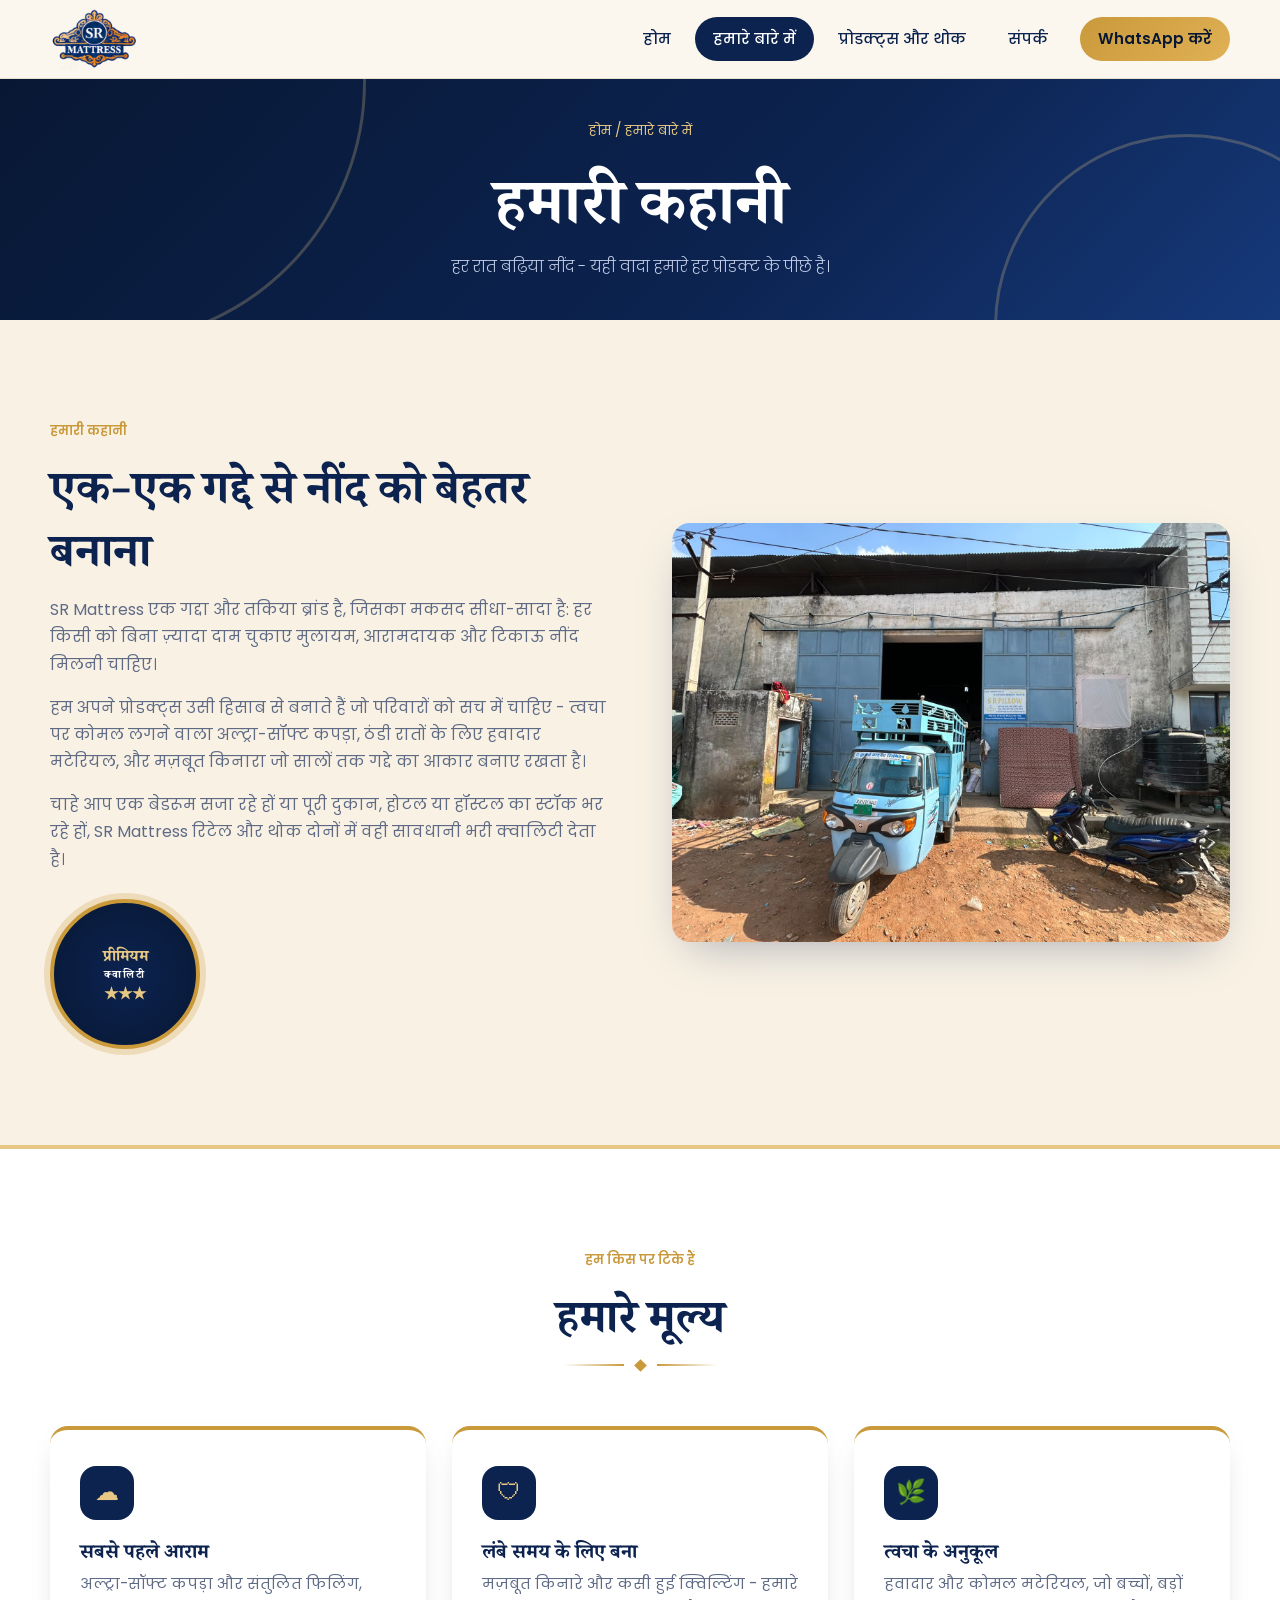
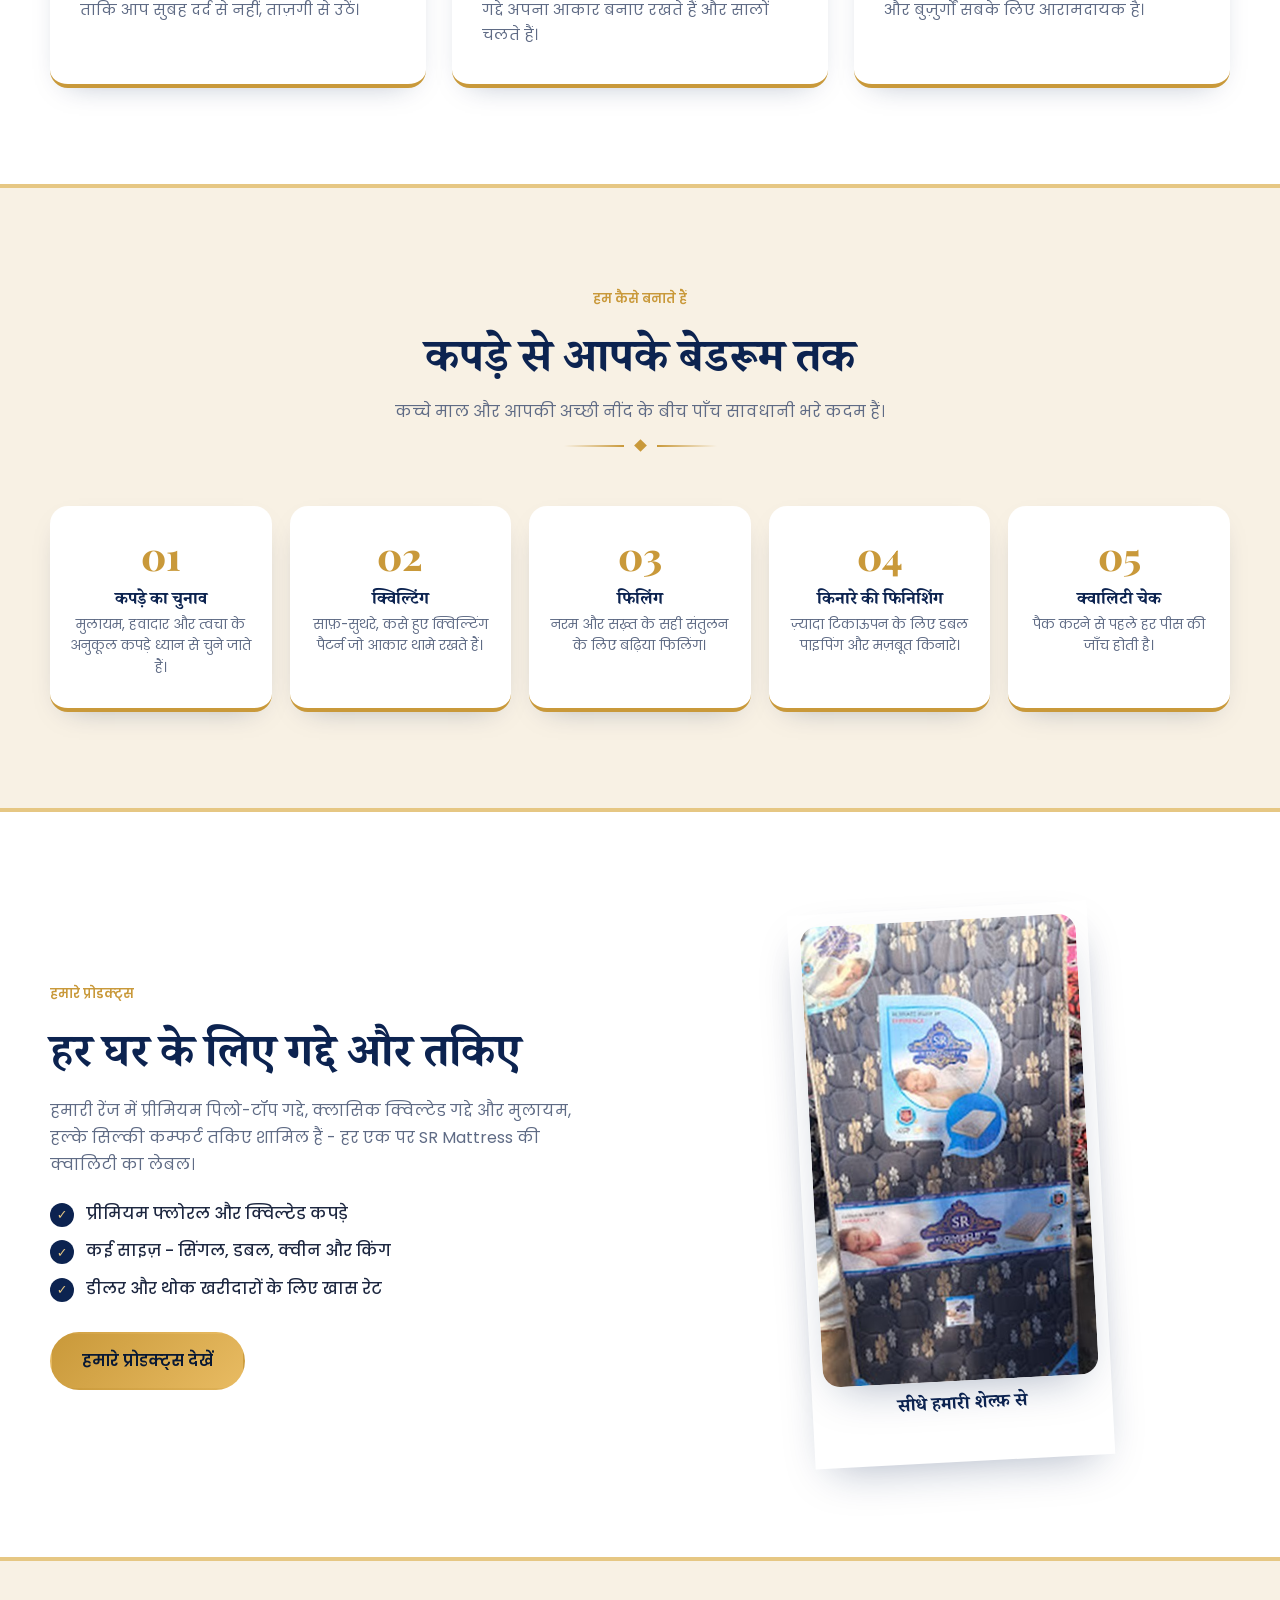
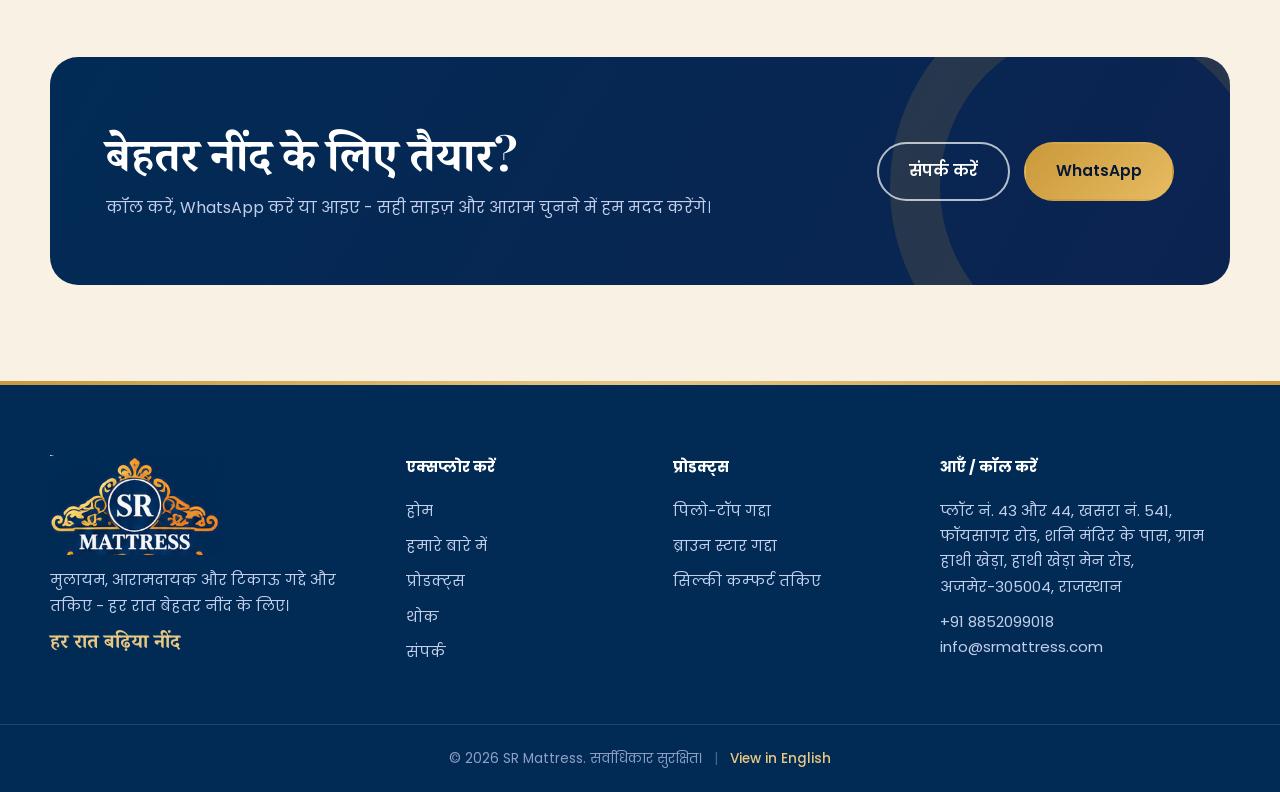
<file: about-hi.html>
<!DOCTYPE html>
<html lang="hi">
<head>
    <meta charset="UTF-8">
    <meta name="viewport" content="width=device-width, initial-scale=1.0">
    <title>SR Mattress के बारे में | अजमेर के गद्दा निर्माता</title>
    <meta name="description" content="जानिए SR Mattress अजमेर में मुलायम, टिकाऊ गद्दे और तकिए कैसे बनाता है।">
    <link rel="alternate" hreflang="en" href="about.html">
    <link rel="alternate" hreflang="hi" href="about-hi.html">
    <link rel="alternate" hreflang="x-default" href="about.html">
    <link rel="icon" href="assets/img/logo-light.png">
    <link rel="stylesheet" href="style.css">
    <link rel="stylesheet" href="style-hi.css">
</head>
<body>
    <header class="site-header">
        <div class="wrap nav">
            <a aria-label="SR Mattress होम" class="brand" href="index-hi.html">
                <img alt="SR Mattress" src="assets/img/logo-light.png">
            </a>
            <input aria-label="मेनू खोलें/बंद करें" id="nav-toggle" type="checkbox">
            <label class="burger" for="nav-toggle">
                <span></span>
                <span></span>
                <span></span>
            </label>
            <nav class="menu">
                <a href="index-hi.html">होम</a>
                <a class="active" href="about-hi.html">हमारे बारे में</a>
                <a href="products-hi.html">प्रोडक्ट्स और थोक</a>
                <a href="contact-hi.html">संपर्क</a>
                <a class="cta" href="https://wa.me/918852099018?text=%E0%A4%A8%E0%A4%AE%E0%A4%B8%E0%A5%8D%E0%A4%A4%E0%A5%87%20SR%20Mattress" rel="noopener" target="_blank">WhatsApp करें</a>
            </nav>
        </div>
    </header>
    <section class="page-hero">
        <div class="wrap">
            <div class="crumbs"><a href="index-hi.html">होम</a> / हमारे बारे में</div>
            <h1>हमारी कहानी</h1>
            <p>हर रात बढ़िया नींद - यही वादा हमारे हर प्रोडक्ट के पीछे है।</p>
        </div>
    </section>
    <section class="section c1">
        <div class="wrap split">
            <div class="reveal">
                <span class="golden">हमारी कहानी</span>
                <h2>एक-एक गद्दे से नींद को बेहतर बनाना</h2>
                <p>SR Mattress एक गद्दा और तकिया ब्रांड है, जिसका मकसद सीधा-सादा है: हर किसी को बिना ज़्यादा दाम चुकाए मुलायम, आरामदायक और टिकाऊ नींद मिलनी चाहिए।</p>
                <p>हम अपने प्रोडक्ट्स उसी हिसाब से बनाते हैं जो परिवारों को सच में चाहिए - त्वचा पर कोमल लगने वाला अल्ट्रा-सॉफ्ट कपड़ा, ठंडी रातों के लिए हवादार मटेरियल, और मज़बूत किनारा जो सालों तक गद्दे का आकार बनाए रखता है।</p>
                <p>चाहे आप एक बेडरूम सजा रहे हों या पूरी दुकान, होटल या हॉस्टल का स्टॉक भर रहे हों, SR Mattress रिटेल और थोक दोनों में वही सावधानी भरी क्वालिटी देता है।</p>
                <div class="seal">
                    <div>प्रीमियम<span>क्वालिटी</span>&starf;&starf;&starf;</div>
                </div>
            </div>
            <div class="split-img reveal">
                <img alt="SR Mattress फैक्ट्री" src="assets/img/IMG-20261025-WA0032.jpg">
            </div>
        </div>
    </section>
    <section class="section c1" style="background:var(--paper)">
        <div class="wrap">
            <div class="section-head">
                <span class="golden">हम किस पर टिके हैं</span>
                <h2>हमारे मूल्य</h2>
                <div class="divider"><i></i></div>
            </div>
            <div class="values">
                <div class="value reveal">
                    <div class="ic">☁</div>
                    <h3>सबसे पहले आराम</h3>
                    <p>अल्ट्रा-सॉफ्ट कपड़ा और संतुलित फिलिंग, ताकि आप सुबह दर्द से नहीं, ताज़गी से उठें।</p>
                </div>
                <div class="value reveal">
                    <div class="ic">🛡</div>
                    <h3>लंबे समय के लिए बना</h3>
                    <p>मज़बूत किनारे और कसी हुई क्विल्टिंग - हमारे गद्दे अपना आकार बनाए रखते हैं और सालों चलते हैं।</p>
                </div>
                <div class="value reveal">
                    <div class="ic">🌿</div>
                    <h3>त्वचा के अनुकूल</h3>
                    <p>हवादार और कोमल मटेरियल, जो बच्चों, बड़ों और बुज़ुर्गों सबके लिए आरामदायक है।</p>
                </div>
            </div>
        </div>
    </section>
    <section class="section c1">
        <div class="wrap">
            <div class="section-head">
                <span class="golden">हम कैसे बनाते हैं</span>
                <h2>कपड़े से आपके बेडरूम तक</h2>
                <p>कच्चे माल और आपकी अच्छी नींद के बीच पाँच सावधानी भरे कदम हैं।</p>
                <div class="divider"><i></i></div>
            </div>
            <div class="steps">
                <div class="step reveal">
                    <h3>कपड़े का चुनाव</h3>
                    <p>मुलायम, हवादार और त्वचा के अनुकूल कपड़े ध्यान से चुने जाते हैं।</p>
                </div>
                <div class="step reveal">
                    <h3>क्विल्टिंग</h3>
                    <p>साफ़-सुथरे, कसे हुए क्विल्टिंग पैटर्न जो आकार थामे रखते हैं।</p>
                </div>
                <div class="step reveal">
                    <h3>फिलिंग</h3>
                    <p>नरम और सख़्त के सही संतुलन के लिए बढ़िया फिलिंग।</p>
                </div>
                <div class="step reveal">
                    <h3>किनारे की फिनिशिंग</h3>
                    <p>ज़्यादा टिकाऊपन के लिए डबल पाइपिंग और मज़बूत किनारे।</p>
                </div>
                <div class="step reveal">
                    <h3>क्वालिटी चेक</h3>
                    <p>पैक करने से पहले हर पीस की जाँच होती है।</p>
                </div>
            </div>
        </div>
    </section>
    <section class="section c1" style="background:var(--paper)">
        <div class="wrap split rev">
            <div class="split-img">
                <figure class="photo-frame">
                    <img alt="दुकान पर SR Mattress के प्रोडक्ट्स" src="assets/img/shop-photo.jpg">
                    <figcaption>सीधे हमारी शेल्फ़ से</figcaption>
                </figure>
            </div>
            <div class="reveal">
                <span class="golden">हमारे प्रोडक्ट्स</span>
                <h2>हर घर के लिए गद्दे और तकिए</h2>
                <p>हमारी रेंज में प्रीमियम पिलो-टॉप गद्दे, क्लासिक क्विल्टेड गद्दे और मुलायम, हल्के सिल्की कम्फर्ट तकिए शामिल हैं - हर एक पर SR Mattress की क्वालिटी का लेबल।</p>
                <ul class="checks">
                    <li>प्रीमियम फ्लोरल और क्विल्टेड कपड़े</li>
                    <li>कई साइज़ - सिंगल, डबल, क्वीन और किंग</li>
                    <li>डीलर और थोक खरीदारों के लिए खास रेट</li>
                </ul>
                <a class="btn btn-gold" href="products-hi.html">हमारे प्रोडक्ट्स देखें</a>
            </div>
        </div>
    </section>
    <section class="section" style="padding-bottom:0">
        <div class="wrap">
            <div class="cta-band reveal">
                <div>
                    <h2>बेहतर नींद के लिए तैयार?</h2>
                    <p>कॉल करें, WhatsApp करें या आइए - सही साइज़ और आराम चुनने में हम मदद करेंगे।</p>
                </div>
                <div class="actions">
                    <a class="btn btn-ghost" href="contact-hi.html">संपर्क करें</a>
                    <a class="btn btn-gold" href="https://wa.me/918852099018" rel="noopener" target="_blank">WhatsApp</a>
                </div>
            </div>
        </div>
    </section>
    <footer class="site-footer">
        <div class="wrap foot">
            <div>
                <img alt="SR Mattress" src="assets/img/logo-dark.png">
                <p>मुलायम, आरामदायक और टिकाऊ गद्दे और तकिए - हर रात बेहतर नींद के लिए।</p>
                <div class="script-line">हर रात बढ़िया नींद</div>
            </div>
            <div>
                <h4>एक्सप्लोर करें</h4>
                <ul>
                    <li><a href="index-hi.html">होम</a></li>
                    <li><a href="about-hi.html">हमारे बारे में</a></li>
                    <li><a href="products-hi.html">प्रोडक्ट्स</a></li>
                    <li><a href="products-hi.html#wholesale">थोक</a></li>
                    <li><a href="contact-hi.html">संपर्क</a></li>
                </ul>
            </div>
            <div>
                <h4>प्रोडक्ट्स</h4>
                <ul>
                    <li><a href="products-hi.html">पिलो-टॉप गद्दा</a></li>
                    <li><a href="products-hi.html">ब्राउन स्टार गद्दा</a></li>
                    <li><a href="products-hi.html">सिल्की कम्फर्ट तकिए</a></li>
                </ul>
            </div>
            <div>
                <h4>आएँ / कॉल करें</h4>
                <p>प्लॉट नं. 43 और 44, खसरा नं. 541, फॉयसागर रोड, शनि मंदिर के पास, ग्राम हाथी खेड़ा, हाथी खेड़ा मेन रोड, अजमेर-305004, राजस्थान</p>
                <p style="margin-top:10px"><a href="tel:+918852099018">+91 8852099018</a><br>
                    <a href="mailto:info@srmattress.com">info@srmattress.com</a>
                </p>
            </div>
        </div>
        <div class="copy">© 2026 SR Mattress. सर्वाधिकार सुरक्षित। <span class="lang-sep">|</span> <a class="foot-lang" href="about.html" hreflang="en" lang="en">View in English</a></div>
    </footer>
</body>
</html>
</file>
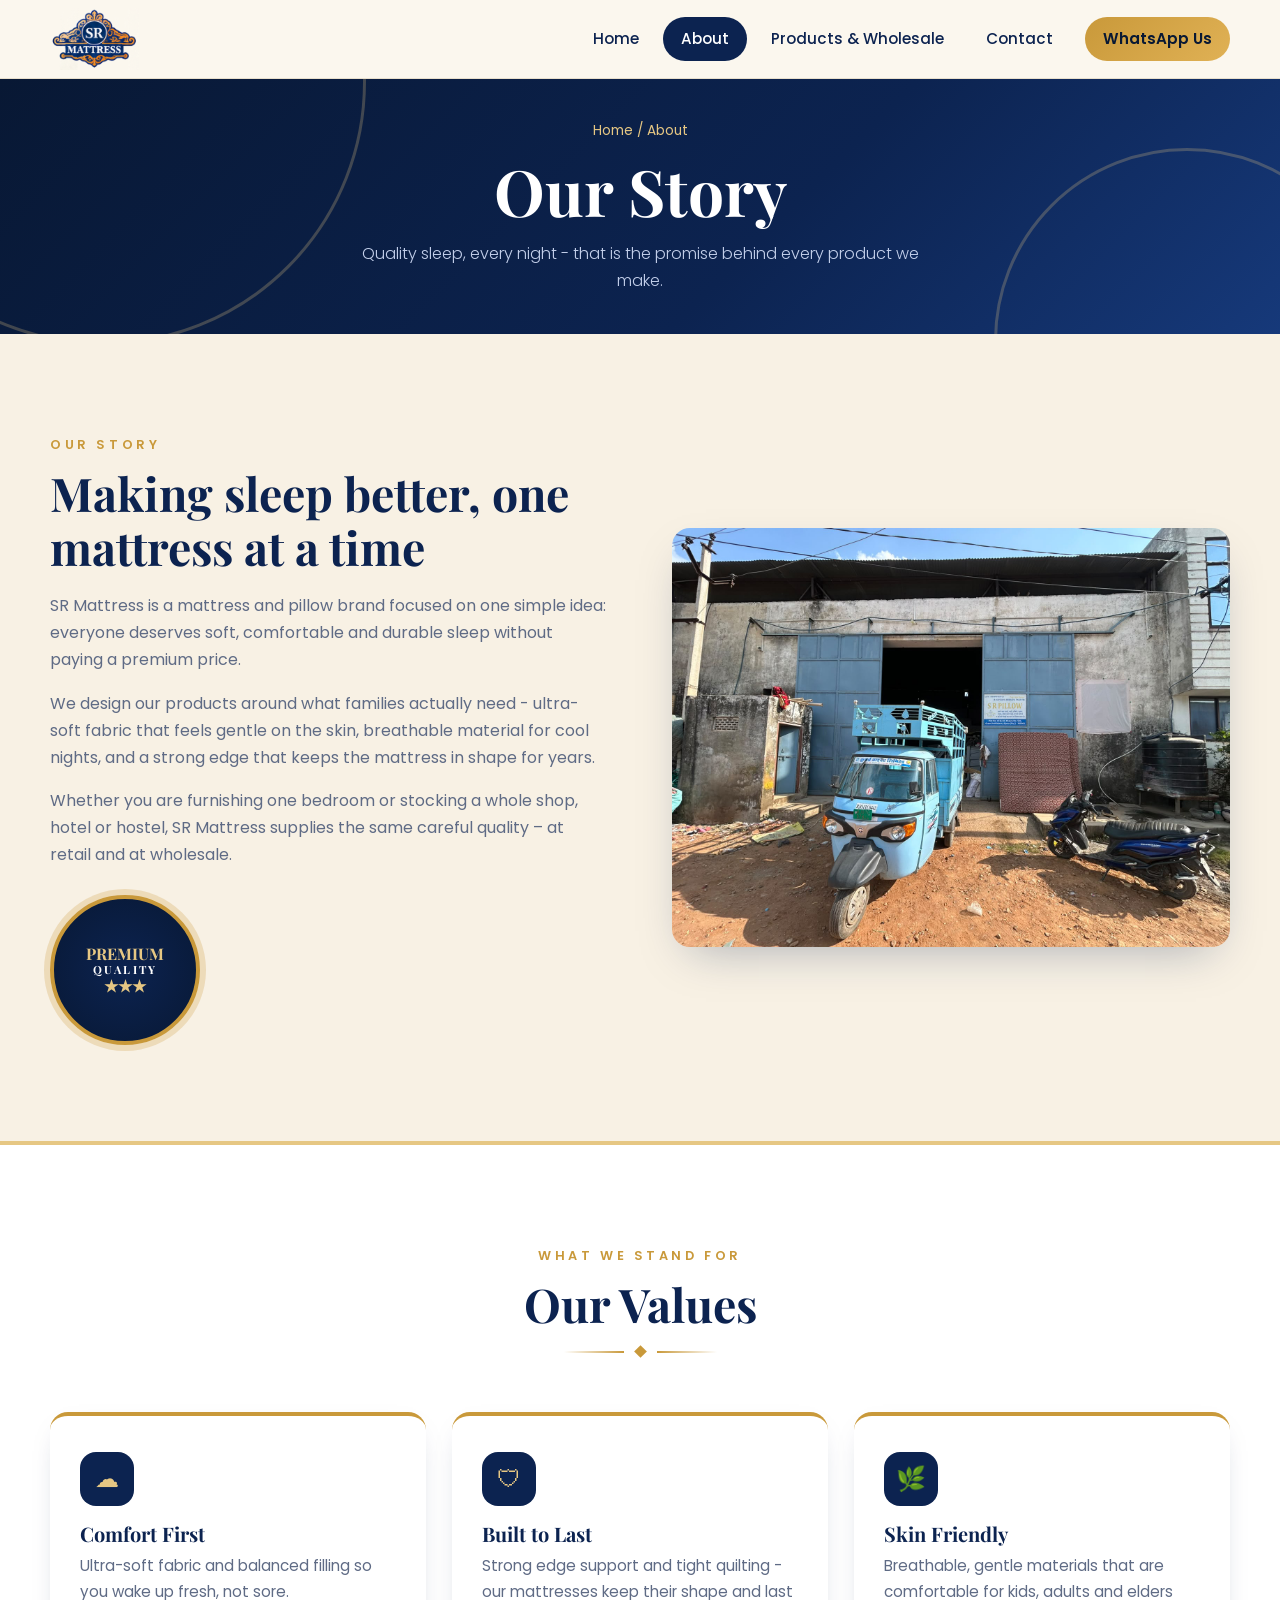
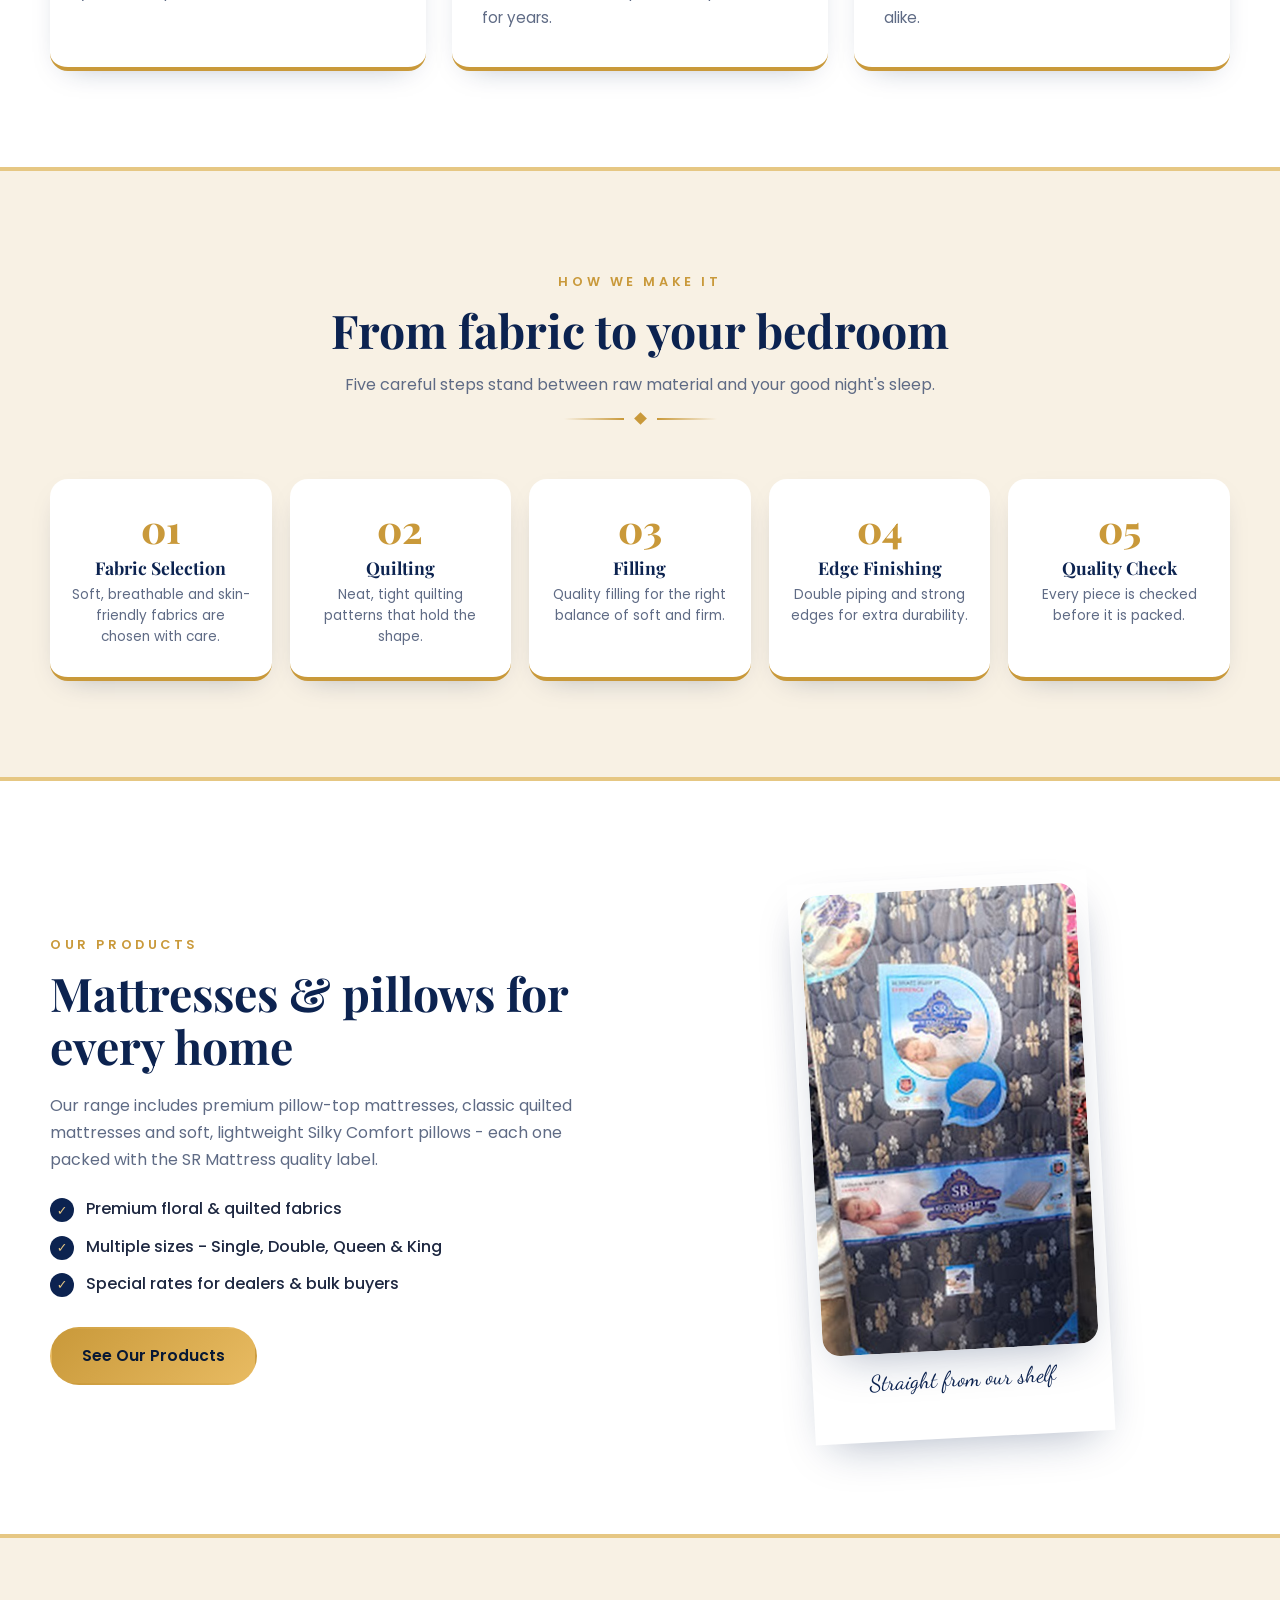
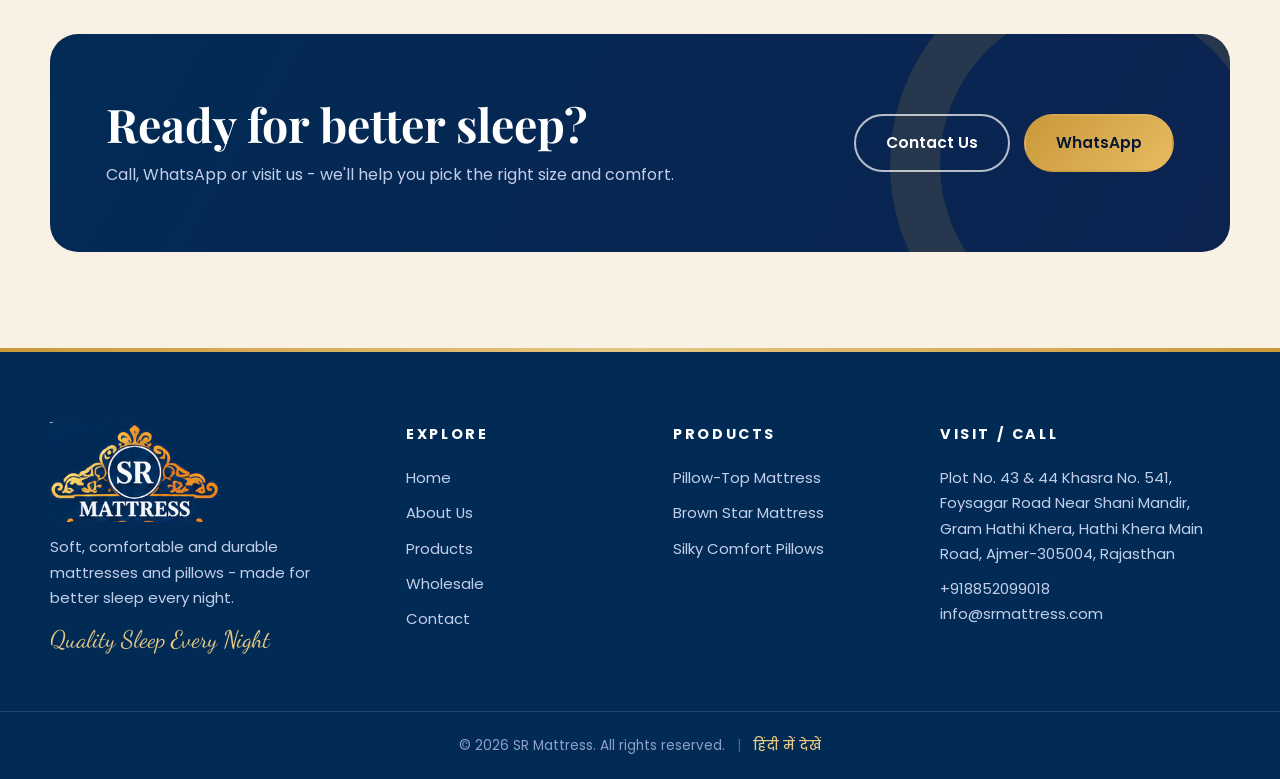
<file: about.html>
<!DOCTYPE html>
<html lang="en">
<head>
    <meta charset="UTF-8">
    <meta name="viewport" content="width=device-width, initial-scale=1.0">
    <title>About SR Mattress | Mattress Makers in Ajmer</title>
    <meta name="description" content="Learn how SR Mattress makes soft, durable mattresses and pillows in Ajmer.">
    <link rel="alternate" hreflang="en" href="about.html">
    <link rel="alternate" hreflang="hi" href="about-hi.html">
    <link rel="alternate" hreflang="x-default" href="about.html">
    <link rel="icon" href="assets/img/logo-light.png">
    <link rel="stylesheet" href="style.css">
</head>
<body>
    <header class="site-header">
        <div class="wrap nav">
            <a aria-label="SR Mattress home" class="brand" href="index.html">
                <img alt="SR Mattress" src="assets/img/logo-light.png">
            </a>
            <input aria-label="Toggle menu" id="nav-toggle" type="checkbox">
            <label class="burger" for="nav-toggle">
                <span></span>
                <span></span>
                <span></span>
            </label>
            <nav class="menu">
                <a href="index.html">Home</a>
                <a class="active" href="about.html">About</a>
                <a href="products.html">Products & Wholesale</a>
                <a href="contact.html">Contact</a>
                <a class="cta" href="https://wa.me/918852099018?text=Hello%20SR%20Mattress" rel="noopener" target="_blank">WhatsApp Us</a>
            </nav>
        </div>
    </header>
    <section class="page-hero">
        <div class="wrap">
            <div class="crumbs"><a href="index.html">Home</a> / About</div>
            <h1>Our Story</h1>
            <p>Quality sleep, every night - that is the promise behind every product we make.</p>
        </div>
    </section>
    <section class="section c1">
        <div class="wrap split">
            <div class="reveal">
                <span class="golden">Our Story</span>
                <h2>Making sleep better, one mattress at a time</h2>
                <p>SR Mattress is a mattress and pillow brand focused on one simple idea: everyone deserves soft, comfortable and durable sleep without paying a premium price.</p>
                <p>We design our products around what families actually need - ultra-soft fabric that feels gentle on the skin, breathable material for cool nights, and a strong edge that keeps the mattress in shape for years.</p>
                <p>Whether you are furnishing one bedroom or stocking a whole shop, hotel or hostel, SR Mattress supplies the same careful quality &ndash; at retail and at wholesale.</p>
                <div class="seal">
                    <div>PREMIUM<span>QUALITY</span>&starf;&starf;&starf;</div>
                </div>
            </div>
            <div class="split-img reveal">
                <img alt="SR Mattress Factory" src="assets/img/IMG-20261025-WA0032.jpg">
            </div>
        </div>
    </section>
    <section class="section c1" style="background:var(--paper)">
        <div class="wrap">
            <div class="section-head">
                <span class="golden">What We Stand For</span>
                <h2>Our Values</h2>
                <div class="divider"><i></i></div>
            </div>
            <div class="values">
                <div class="value reveal">
                    <div class="ic">☁</div>
                    <h3>Comfort First</h3>
                    <p>Ultra-soft fabric and balanced filling so you wake up fresh, not sore.</p>
                </div>
                <div class="value reveal">
                    <div class="ic">🛡</div>
                    <h3>Built to Last</h3>
                    <p>Strong edge support and tight quilting - our mattresses keep their shape and last for years.</p>
                </div>
                <div class="value reveal">
                    <div class="ic">🌿</div>
                    <h3>Skin Friendly</h3>
                    <p>Breathable, gentle materials that are comfortable for kids, adults and elders alike.</p>
                </div>
            </div>
        </div>
    </section>
    <section class="section c1">
        <div class="wrap">
            <div class="section-head">
                <span class="golden">How We Make It</span>
                <h2>From fabric to your bedroom</h2>
                <p>Five careful steps stand between raw material and your good night's sleep.</p>
                <div class="divider"><i></i></div>
            </div>
            <div class="steps">
                <div class="step reveal">
                    <h3>Fabric Selection</h3>
                    <p>Soft, breathable and skin-friendly fabrics are chosen with care.</p>
                </div>
                <div class="step reveal">
                    <h3>Quilting</h3>
                    <p>Neat, tight quilting patterns that hold the shape.</p>
                </div>
                <div class="step reveal">
                    <h3>Filling</h3>
                    <p>Quality filling for the right balance of soft and firm.</p>
                </div>
                <div class="step reveal">
                    <h3>Edge Finishing</h3>
                    <p>Double piping and strong edges for extra durability.</p>
                </div>
                <div class="step reveal">
                    <h3>Quality Check</h3>
                    <p>Every piece is checked before it is packed.</p>
                </div>
            </div>
        </div>
    </section>
    <section class="section c1" style="background:var(--paper)">
        <div class="wrap split rev">
            <div class="split-img">
                <figure class="photo-frame">
                    <img alt="SR Mattress products at the shop" src="assets/img/shop-photo.jpg">
                    <figcaption>Straight from our shelf</figcaption>
                </figure>
            </div>
            <div class="reveal">
                <span class="golden">Our Products</span>
                <h2>Mattresses & pillows for every home</h2>
                <p>Our range includes premium pillow-top mattresses, classic quilted mattresses and soft, lightweight Silky Comfort pillows - each one packed with the SR Mattress quality label.</p>
                <ul class="checks">
                    <li>Premium floral & quilted fabrics</li>
                    <li>Multiple sizes - Single, Double, Queen & King</li>
                    <li>Special rates for dealers & bulk buyers</li>
                </ul>
                <a class="btn btn-gold" href="products.html">See Our Products</a>
            </div>
        </div>
    </section>
    <section class="section" style="padding-bottom:0">
        <div class="wrap">
            <div class="cta-band reveal">
                <div>
                    <h2>Ready for better sleep?</h2>
                    <p>Call, WhatsApp or visit us - we'll help you pick the right size and comfort.</p>
                </div>
                <div class="actions">
                    <a class="btn btn-ghost" href="contact.html">Contact Us</a>
                    <a class="btn btn-gold" href="https://wa.me/918852099018" rel="noopener" target="_blank">WhatsApp</a>
                </div>
            </div>
        </div>
    </section>
    <footer class="site-footer">
        <div class="wrap foot">
            <div>
                <img alt="SR Mattress" src="assets/img/logo-dark.png">
                <p>Soft, comfortable and durable mattresses and pillows - made for better sleep every night.</p>
                <div class="script-line">Quality Sleep Every Night</div>
            </div>
            <div>
                <h4>Explore</h4>
                <ul>
                    <li><a href="index.html">Home</a></li>
                    <li><a href="about.html">About Us</a></li>
                    <li><a href="products.html">Products</a></li>
                    <li><a href="products.html#wholesale">Wholesale</a></li>
                    <li><a href="contact.html">Contact</a></li>
                </ul>
            </div>
            <div>
                <h4>Products</h4>
                <ul>
                    <li><a href="products.html">Pillow-Top Mattress</a></li>
                    <li><a href="products.html">Brown Star Mattress</a></li>
                    <li><a href="products.html">Silky Comfort Pillows</a></li>
                </ul>
            </div>
            <div>
                <h4>Visit / Call</h4>
                <p>Plot No. 43 & 44 Khasra No. 541, Foysagar Road Near Shani Mandir, Gram Hathi Khera, Hathi Khera Main Road, Ajmer-305004, Rajasthan</p>
                <p style="margin-top:10px"><a href="tel:+918852099018">+918852099018</a><br>
                    <a href="mailto:info@srmattress.com">info@srmattress.com</a>
                </p>
            </div>
        </div>
        <div class="copy">© 2026 SR Mattress. All rights reserved. <span class="lang-sep">|</span> <a class="foot-lang" href="about-hi.html" hreflang="hi" lang="hi">हिंदी में देखें</a></div>
    </footer>
</body>
</html>
</file>
<file: style.css>
@import url('https://fonts.googleapis.com/css2?family=Dancing+Script:wght@700&family=Playfair+Display:wght@500;700;800&family=Poppins:wght@300;400;500;600&display=swap');
:root{
    --navy:#0c2350;
    --navy-deep:#012b55;
    --navy-ink:#081834;
    --gold:#c9993a;
    --gold-soft:#e6c783;
    --cream:#f8f1e4;
    --paper:#ffffff;
    --text:#1d2740;
    --muted:#5f6b85;
    --line:#e8dfcc;
    --radius:18px;
    --shadow:0 18px 45px -18px rgba(12,35,80,.35);
    --head:'Playfair Display',Georgia,serif;
    --script:'Dancing Script',cursive;
    --body:'Poppins',system-ui,sans-serif;
}
*{
    box-sizing:border-box;
    margin:0;
    padding:0;
}
html{
    scroll-behavior:smooth;
}
body{
    font-family:var(--body);
    color:var(--text);
    background:var(--cream);
    line-height:1.7;
}
img,video{
    max-width:100%;
    display:block;
}
a{
    color:inherit;
    text-decoration:none;
}
ul{
    list-style:none;
}
.wrap{
    width:min(1180px,100% - 40px);
    margin-inline:auto;
    /* border: 1px solid black; */
}
/* ---------------------------navigation-------------------- */
.site-header{
    position:sticky;
    top:0;
    z-index:50;
    background:rgba(251,247,239,.94);
    backdrop-filter:blur(10px);
    border-bottom:1px solid var(--line);
}
.nav{
    display:flex;
    align-items:center;
    justify-content:space-between;
    height:78px;
}
.brand img{
    height:62px;
    width:auto;
}
.menu{
    display:flex;
    align-items:center;
    gap:6px;
}
.menu a{
    padding:9px 18px;
    border-radius:99px;
    font-weight:500;
    font-size:.95rem;
    color:var(--navy);
    transition:.25s;
}
.menu a:hover{
    background:rgba(201,153,58,.15);
}
.menu a.active{
    background:var(--navy);
    color:#fff;
}
.menu a.cta{
    background:linear-gradient(135deg,var(--gold),#e0b155);
    color:var(--navy-ink);
    font-weight:600;
    margin-left:8px;
    /* box-shadow:0 8px 20px -8px var(--gold); */
}
.menu a.lang{
    border:1.5px solid var(--gold);
    padding:7px 14px;
}
.menu a.cta:hover{
    transform:translateY(-2px);
}
#nav-toggle{
    display:none;
}
.burger{
    display:none;
    cursor:pointer;
    width:44px;
    height:44px;
    border-radius:12px;
    background:var(--navy);
    align-items:center;
    justify-content:center;
    flex-direction:column;
    gap:5px;
}
.burger span{
    width:22px;
    height:2px;
    background:#fff;
    border-radius:2px;
    transition:.3s;
}
/* -----------------buttons--------------------- */
.btn{
    display:inline-flex;
    align-items:center;
    gap:10px;
    padding:14px 30px;
    border-radius:99px;
    font-weight:600;
    font-size:.97rem;
    transition:.3s;
    border:2px solid transparent;
    cursor:pointer;
    font-family:var(--body);
}
.btn-gold{
    background:linear-gradient(135deg,var(--gold),#e8bb62);
    color:var(--navy-ink);
    /* box-shadow:0 14px 28px -12px var(--gold); */
}
.btn-gold:hover{
    transform:translateY(-3px);
    box-shadow:0 20px 32px -12px var(--gold);
}
.btn-ghost{
    border-color:rgba(255,255,255,.7);
    color:#fff;
}
.btn-ghost:hover{
    background:#fff;
    color:var(--navy);
}
.btn-navy{
    background:var(--navy);
    color:#fff;
}
.btn-navy:hover{
    background:var(--navy-ink);
    transform:translateY(-3px);
}
.btn-wa{
    background:#1fa855;
    color:#fff;
}
.btn-wa:hover{
    background:#17924a;
    transform:translateY(-3px);
}
/* ------------------------------font-style------------------ */
.golden{
    font-size:.8rem;
    letter-spacing:.28em;
    text-transform:uppercase;
    font-weight:600;
    color:var(--gold);
}
h1,h2,h3{
    font-family:var(--head);
    color:var(--navy);
    line-height:1.15;
}
h2{
    font-size:clamp(1.9rem,4vw,2.9rem);
}
.script{
    font-family:var(--script);
    color:var(--gold);
    font-weight:700;
}
.section{
    padding:96px 0;
}
.c1{
    border-bottom: 4px solid var(--gold-soft);
}
.section-head{
    text-align:center;
    max-width:680px;
    margin:0 auto 56px;
}
.section-head h2{
    margin:10px 0 14px;
}
.section-head p{
    color:var(--muted);
}
.divider{
    display:flex;
    align-items:center;
    justify-content:center;
    gap:12px;
    margin-top:16px;
    
}
.divider::before,.divider::after{
    content:"";
    width:60px;
    height:2px;
    background:linear-gradient(90deg,transparent,var(--gold));
}
.divider::after{
    transform:scaleX(-1);
}
.divider i{
    width:9px;
    height:9px;
    background:var(--gold);
    transform:rotate(45deg);
}
/* -------------------home----------- */
.hero{
    position:relative;
    height:calc(100svh - 78px);
    display:flex;
    align-items:center;
    overflow:hidden;
    background:var(--navy-ink);
    color:#fff;
}
.hero video{
    position:absolute;
    inset:0;
    width:100%;
    height:100%;
    object-fit:cover;
    transform:scale(1.55);
    transform-origin:50% 100%;
}
.hero::after{
    content:"";
    position:absolute;
    inset:0;
    background:linear-gradient(90deg,rgba(8,24,52,.88) 0%,rgba(8,24,52,.52) 50%,rgba(8,24,52,.12) 100%),linear-gradient(0deg,rgba(8,24,52,.85) 0%,transparent 35%);
}
.hero .wrap{
    position:relative;
    z-index:2;
    padding:70px 0 110px;
}
.hero h1{
    color:#fff;
    font-size:clamp(2.6rem,5vw,5rem);
    max-width:760px;
    margin:16px 0 18px;
    font-weight:800;
}
.hero h1 em{
    font-family:var(--script);
    font-style:normal;
    color:var(--gold-soft);
    font-weight:700;
    font-size:1em;
}
.hero p.lead{
    max-width:540px;
    font-size:1rem;
    color:#dbe3f5;
    font-weight:300;
}
.hero .actions{
    display:flex;
    gap:16px;
    flex-wrap:wrap;
    margin-top:34px;
}
.tags{
    display:flex;
    gap:10px;
    flex-wrap:wrap;
    margin-top:38px;
}
.tags span{
    padding:7px 18px;
    border:1px solid rgba(230,199,131,.55);
    border-radius:99px;
    font-size:.78rem;
    letter-spacing:.2em;
    text-transform:uppercase;
    color:var(--gold-soft);
    backdrop-filter:blur(4px);
}
.scroll-cue{
    position:absolute;
    z-index:2;
    bottom:26px;
    left:50%;
    translate:-50% 0;
    width:26px;
    height:44px;
    border:2px solid rgba(255,255,255,.6);
    border-radius:20px;
}
.scroll-cue::after{
    content:"";
    position:absolute;
    left:50%;
    top:8px;
    width:4px;
    height:8px;
    margin-left:-2px;
    border-radius:4px;
    background:#fff;
    /* animation:cue 1.6s infinite; */
}
@keyframes cue{
        0%{
            opacity:0;
            transform:translateY(0);
    }
    30%{
            opacity:1;
        }
    100%{
        opacity:0;
        transform:translateY(16px);
}
}
.hero .wrap>*{
   animation:rise .9s both;
}
.hero .wrap>*{
    animation-delay:.12s;
}
.hero .wrap>*{
    animation-delay:.24s;
}
.hero .wrap>*{
    animation-delay:.36s;
}
.hero .wrap>*{
    animation-delay:.48s;
}
@keyframes rise{
        from{
            opacity:0;
            transform:translateY(28px);
        }
    to{
            opacity:1;
            transform:none;
        }
}
/* ---------features------- */
.features{
   margin-top:-58px;
   position:relative;
   z-index:5;
}
.features ul{
    display:grid;
    grid-template-columns:repeat(4,1fr);
    background:var(--paper);
    border-radius:var(--radius);
    box-shadow:var(--shadow);
    overflow:hidden;
}
.features li{
    padding:30px 22px;
    text-align:center;
    border-right:1px solid var(--line);
    transition:.3s;
}
.features li:last-child{
    border:0;
}
.features li:hover{
    background:var(--navy);
    color:#fff;
}
.features li:hover h3{
    color:#fff;
}
.features h3{
    font-size:1.05rem;
    font-family:var(--body);
    font-weight:600;
}
.features p{
    font-size:.85rem;
    color:var(--muted);
    transition:.3s;
}
.features li:hover p{
    color:#c9d4ee;
}
.split{
    display:grid;
    grid-template-columns:1fr 1fr;
    gap:64px;
    align-items:center;
}
.split.rev .split-img{
    order:2;
}
.split-img{
    position:relative;
}
.split-img img{
    border-radius:var(--radius);
    box-shadow:var(--shadow);
    width:100%;
    transition: .3s ease-in-out;
}
.split-img img:hover{
    transform: scale(1.1);
}
.split h2{
    margin:10px 0 18px;
}
.split p{
    color:var(--muted);
    margin-bottom:16px;
}
.checks{
    margin:22px 0 30px;
    display:grid;
    gap:10px;
}
.checks li{
    display:flex;
    gap:12px;
    align-items:flex-start;
    font-weight:500;
}
.checks li::before{
    content:"✓";
    flex:none;
    width:24px;
    height:24px;
    border-radius:50%;
    background:var(--navy);
    color:var(--gold-soft);
    font-size:.8rem;
    display:grid;
    place-items:center;
    margin-top:3px;
}
/* ---------------------slider------------------ */
.slider{
    max-width: 850px;
    height: 400px;
    margin: auto;
    position: relative;
    overflow: hidden;
    border-radius: var(--radius);    
    box-shadow: 0 5px 20px white;
}
.slider input{
    display: none;
}
.slides{
    width: 100%;
    height: 100%;
    position: relative;
}
.slide{
    height: 100%;
    width: 100%;
    position: absolute;
    top: 0;
    left: 0;
    display: none;
}
.slide img{
    height: 100%;
    width: 100%;
    object-fit: cover;
}
#s1:checked ~ .slides .slide1,
#s2:checked ~ .slides .slide2,
#s3:checked ~ .slides .slide3,
#s4:checked ~ .slides .slide4,
#s5:checked ~ .slides .slide5,
#s6:checked ~ .slides .slide6{
    display: block;
}
.left,.right{
    position: absolute;
    top: 50%;
    transform: translateY(-50%);
    background: rgba(0, 0, 0,.5);
    color: white;
    padding: 5px;
    cursor: pointer;
    font-size: .9rem;
    border-radius: var(--radius);
    user-select: none;
}
.left{
    left: 15px;
}
.right{
    right: 15px;
}
.note{
    text-align:center;
    color:var(--muted);
    font-size:.85rem;
    margin-top:34px;
}
/* -----------------------------------------image-animation---------------------- */
.view-section{
    height: 200vh;
    view-timeline-name: --vs;
    view-timeline-axis: block;
}

/* Smaller image window */
.image-section{
    position: sticky;
    top: 12vh;
    height: 100vh;
    width: 100%;
    overflow: hidden;
    z-index: -1;
    margin-bottom: -66vh;
    border-radius: 3px;
}
.bg-image {
    position: absolute;
    inset: -10% ;
    background:linear-gradient(180deg,rgba(15, 25, 17, .08),rgba(15, 25, 17, .35)),url(assets/img/IMG-20261025-WA0021.jpg) center / cover no-repeat;
    animation: image-move linear both;
    animation-timeline: --vs;
}
@keyframes image-move{
    from{
        transform: translateY(-4%);
    }
    to{
        transform: translateY(4%);
    }
}
.story-content {
    position: relative;
    z-index: 1;
    padding: 0 10%;
}
.story-block1 {
    height: 62vh;
    width: 100%;
    display: flex;
    justify-content: center;
    color: white;
}
.story-block {
    height: 82vh;
    width: 48%;
    display: flex;
    flex-direction: column;
    justify-content: center;
    color: white;
}
.story-block2 {
    height: 82vh;
    width: 48%;
    display: flex;
    align-items: center;
    justify-content: center;
    color: white;
}
.block-img img{
    overflow:hidden;
    transform: scale(1.1);
    border-radius: var(--radius);
}
.story-block span{
    font-size: clamp(10px,1vw,20px);
    letter-spacing: 3px;
    margin-bottom: 22px;
    color: var(--gold-soft);
}
.story-block h2{
    font-size: clamp(28px, 4vw, 68px);
    line-height: 1.02;
    letter-spacing: -2px;
    margin-bottom: 22px;
    color: var(--cream);
}
.story-block h2 em{
    color: var(--gold-soft);
}

.story-block p{
    font-size: clamp(17.6px,.4vw,20px);
    line-height: 1.9;
    max-width: 350px;
    color: var(--cream);
}
/* ---------- CTA ---------- */
.cta-band{
    background:linear-gradient(120deg,var(--navy-deep),var(--navy));
    color:#fff;
    border-radius:28px;
    padding:64px 56px;
    display:flex;
    align-items:center;
    justify-content:space-between;
    gap:36px;
    flex-wrap:wrap;
    position:relative;
    overflow:hidden;
}
.cta-band::before{
    content:"";
    position:absolute;
    right:-80px;
    top:-80px;
    width:320px;
    height:320px;
    border-radius:50%;
    border:50px solid rgba(201,153,58,.15);
}
.cta-band h2{
    color:#fff;
    max-width:560px;
}
.cta-band h2 .script{
    font-size:1.15em;
}
.cta-band p{
    color:#c3cfea;
    margin-top:10px;
}
.cta-band .actions{
    display:flex;
    gap:14px;
    flex-wrap:wrap;
    position:relative;
}
/* ---------- Footer ---------- */
.site-footer{
    background:var(--navy-deep);
    color:#c3cfea;
    padding:74px 0 0;
    margin-top:96px;
    position:relative;
}
.site-footer::before{
    content:"";
    position:absolute;
    left:0;
    right:0;
    top:0;
    height:4px;
    background:linear-gradient(90deg,var(--gold),var(--gold-soft),var(--gold));
}
.foot{
    display:grid;
    grid-template-columns:1.4fr 1fr 1fr 1.3fr;
    gap:44px;
    padding-bottom:50px;
}
.foot img{
    height:100px;
    width:auto;
    margin-bottom:12px;
}
.foot h4{
    font-family:var(--body);
    color:#fff;
    font-size:.9rem;
    letter-spacing:.18em;
    text-transform:uppercase;
    margin-bottom:18px;
}
.foot li{
    margin-bottom:10px;
    font-size:.93rem;
}
.foot a:hover{
    color:var(--gold-soft);
}
.foot p{
    font-size:.93rem;
}
.copy{
    border-top:1px solid rgba(255,255,255,.12);
    padding:22px 0;
    text-align:center;
    font-size:.85rem;
    color:#8fa0c6;
}
.script-line{
    font-family:var(--script);
    font-size:1.5rem;
    color:var(--gold-soft);
    margin-top:10px;
}
/* ------------------------------all-sub-page-hero-------------------- */
.page-hero{
    background:linear-gradient(135deg,var(--navy-ink),var(--navy) 60%,#16397a);
    color:#fff;
    padding:40px 0 40px;
    text-align:center;
    position:relative;
    overflow:hidden;
}
.page-hero .wrap>*{
   animation:rise .5s both;
}
.page-hero .wrap>*{
    animation-delay:.9s;
}
.page-hero .wrap>*{
    animation-delay:.18s;
}
.page-hero .wrap>*{
    animation-delay:.27s;
}
.page-hero .wrap>*{
    animation-delay:.36s;
}
.page-hero::before,.page-hero::after{
    content:"";
    position:absolute;
    border-radius:50%;
    border:3px solid rgba(230,199,131,.25);
}
 .page-hero::before{
    width:520px;
    height:520px;
    left:-160px;
    top:-260px;
}
.page-hero::after{
    width:380px;
    height:380px;
    right:-100px;
    bottom:-200px;
}
.page-hero h1{
    color:#fff;
    font-size:clamp(2.3rem,5.5vw,4rem);
    margin:12px 0;
}
.page-hero p{
    max-width:600px;
    margin:0 auto;
    color:#c3cfea;
    font-weight:300;
}
.crumbs{
    font-size:.85rem;
    color:var(--gold-soft);
    margin-bottom:6px;
}
.crumbs a:hover{
    text-decoration:underline;
}
/* ----------------------------about-page--------------------- */
.values{
    display:grid;
    grid-template-columns:repeat(3,1fr);
    gap:26px;
}
.value{
    padding:36px 30px;
    background:var(--paper);
    border-radius:var(--radius);
    border-top:4px solid var(--gold);
    border-bottom:4px solid var(--gold);
    box-shadow:0 10px 30px -18px rgba(12,35,80,.4);
    transition:.35s;
}
.value:hover{
    transform:translateY(-6px);
    box-shadow:var(--shadow);
}
.value .ic{
    width:54px;
    height:54px;
    border-radius:16px;
    background:var(--navy);
    color:var(--gold-soft);
    display:grid;
    place-items:center;
    font-size:1.5rem;
    margin-bottom:16px;
}
.value h3{
    font-size:1.25rem;
    margin-bottom:8px;
}
.value p{
    color:var(--muted);
    font-size:.95rem;
}
.steps{
    display:grid;
    grid-template-columns:repeat(5,1fr);
    gap:18px;
    counter-reset:s;
}
.step{
    background:var(--paper);
    border-radius:var(--radius);
    border-bottom: 4px solid var(--gold);
    padding:30px 20px;
    text-align:center;
    box-shadow:0 10px 30px -18px rgba(12,35,80,.4);
    position:relative;
    transition:.35s;
    counter-increment:s;
}
.step:hover{
    border: none;
    transform:translateY(-8px);
    background:var(--navy);
    color:#fff;
}
.step:hover h3{
    color:var(--gold-soft);
}
.step:hover p{
    color:#c3cfea;
}
.step::before{
    content:"0" counter(s);
    display:block;
    font-family:var(--head);
    font-size:2.4rem;
    font-weight:800;
    color:var(--gold);
    line-height:1;
    margin-bottom:10px;
}
.step h3{
    font-size:1.1rem;
    margin-bottom:6px;
    transition:.3s;
}
.step p{
    font-size:.85rem;
    color:var(--muted);
    line-height:1.55;
    transition:.3s;
}
.photo-frame{
    max-width:300px;
    margin-inline:auto;
    padding:12px 12px 40px;
    background:#fff;
    box-shadow:var(--shadow);
    rotate:-3deg;
    transition:.4s;
}
.photo-frame:hover{
    rotate:0deg;
    scale:1.04;
}
.photo-frame img{
    width:100%;
}
.photo-frame figcaption{
    text-align:center;
    font-family:var(--script);
    font-size:1.4rem;
    color:var(--navy);
    margin-top:10px;
}
.seal{
    display:grid;
    place-items:center;
    width:150px;
    height:150px;
    border-radius:50%;
    background:radial-gradient(circle,var(--navy),var(--navy-ink));
    border:4px solid var(--gold);
    color:var(--gold-soft);
    text-align:center;
    font-family:var(--head);
    font-weight:700;
    line-height:1.2;
    box-shadow:0 0 0 6px rgba(201,153,58,.25);
    margin-top:26px;
}
.seal span{
    font-size:.7rem;
    letter-spacing:.2em;
    display:block;
    color:#fff;
}
/* ----------------------product&wholesale---------------------- */
    .product-card{
        display:grid;
        grid-template-columns:repeat(3,1fr);
        gap:30px;
    }
    .pcard{
        position:relative;
        border-radius:var(--radius);
        overflow:hidden;
        background:var(--paper);
        box-shadow:0 10px 30px -16px rgba(12,35,80,.4);
        transition:transform .4s,box-shadow .4s;
        outline:none;
        isolation:isolate;
    }
    .pcard:hover,.pcard:focus-within{
        transform:translateY(-8px);
        box-shadow:var(--shadow);
    }
    .pcard .pimg{
        aspect-ratio:5/4;
        overflow:hidden;
        position:relative;
    }
    .pcard .pimg img{
        width:100%;height:100%;
        object-fit:cover;
        transition:transform .8s;
    }
    .pcard:hover .pimg img{
        transform:scale(1.1);
    }
    .badge{
        position:absolute;
        top:16px;
        left:16px;
        z-index:2;
        background:var(--gold);
        color:var(--navy-ink);
        font-size:.72rem;
        font-weight:700;
        letter-spacing:.12em;
        text-transform:uppercase;
        padding:5px 14px;
        border-radius:99px;
    }
    .pbody{
        padding:22px 24px 26px;
    }
    .pbody h3{
        font-size:1.3rem;
        margin-bottom:4px;
    }
    .pbody .sub{
        font-size:.88rem;
        color:var(--muted);
    }
    .pbody .from{
        margin-top:14px;
        display:flex;
        align-items:baseline;
        gap:8px;
        border-top:1px dashed var(--line);
        padding-top:14px;
    }
    .pbody .from small{
        color:var(--muted);
        font-size:.8rem;
    }
    .pbody .from b{
        font-family:var(--head);
        font-size:1.5rem;
        color:var(--navy);
    }
    .pbody .hint{
        margin-left:auto;
        font-size:.75rem;
        color:var(--gold);
        font-weight:600;
        letter-spacing:.06em;
        text-transform:uppercase;
    }
    /* overlay with full price details */
    .pdetail{
        position:absolute;
        inset:0;
        z-index:3;
        background:linear-gradient(160deg,rgba(12,35,80,.97),rgba(1,43,85,.98));color:#fff;
        padding:26px 26px 24px;
        display:flex;
        flex-direction:column;
        /* opacity:0; */
        transform:translateX(101%);
        /* visibility:hidden; */
        transition:.65s ease-in-out;
    }
    .pcard:hover .pdetail,.pcard:focus-within .pdetail{
        /* opacity:1; */
        /* transform:none; */
        transform: translateX(0%);
        /* visibility:visible; */
    }
    .pdetail h4{
        font-family:var(--head);
        font-size:1.3rem;
        color:var(--gold-soft);
        margin-bottom:2px;
    }
    .pdetail .spec{
        font-size:.82rem;
        color:#b9c6e4;
        margin-bottom:14px;
    }
    .ptable{
        width:100%;
        border-collapse:collapse;
        font-size:.9rem;
    }
    .ptable th{
        font-weight:500;
        text-align:left;
        font-size:.72rem;
        letter-spacing:.14em;
        text-transform:uppercase;
        color:var(--gold-soft);
        padding:6px 0;
        border-bottom:1px solid rgba(255,255,255,.25);
    }
    .ptable th:last-child,.ptable td:last-child{
        text-align:right;
    }
    .ptable td{
        padding:7px 0;
        border-bottom:1px solid rgba(255,255,255,.1);
    }
    .ptable td:last-child{
        font-weight:600;
        font-size:1rem;
    }
    .wsale{
        margin-top:14px;
        padding:11px 14px;
        border-radius:12px;
        background:rgba(201,153,58,.18);
        border:1px solid rgba(230,199,131,.4);
        font-size:.85rem;
    }
    .wsale b{
        color:var(--gold-soft);
    }
    .pdetail .btn{
        margin-top:auto;
        justify-content:center;
        padding:11px 20px;
        font-size:.9rem;
    }
    .note{
        text-align:center;
        color:var(--muted);
        font-size:.85rem;
        margin-top:34px;
    }
    .ws-grid{
        display:grid;
        grid-template-columns:repeat(4,1fr);
        gap:22px;
    }
    .ws{
        padding:30px 24px;
        border-radius:var(--radius);
        background:var(--paper);
        text-align:center;
        box-shadow:0 10px 30px -18px rgba(12,35,80,.4);
        transition:.35s;
        border-bottom:4px solid transparent;
    }
    .ws:hover{
        transform:translateY(-6px);
        border-color:var(--gold);
    }
    .ws .ic{
        font-size:2rem;
        margin-bottom:8px;
    }
    .ws h3{
        font-size:1.1rem;
        margin-bottom:6px;
    }
    .ws p{
        font-size:.88rem;
        color:var(--muted);
    }
    .tiers{
        display:grid;
        grid-template-columns:repeat(3,1fr);
        gap:26px;
    }
    .tier{
        background:var(--paper);
        border-radius:var(--radius);
        padding:38px 30px;
        text-align:center;
        border:2px solid var(--line);
        transition:.35s;
        position:relative;
    }
    .tier:hover{
        transform:translateY(-8px);
        box-shadow:var(--shadow);
    }
    .tier.hot{
        background:linear-gradient(160deg,var(--navy),var(--navy-deep));
        color:#fff;
        border-color:var(--gold);
    }
    .tier.hot h3,.tier.hot .big{
        color:#fff;
    }
    .tier .qty{
        font-size:.8rem;
        letter-spacing:.2em;
        text-transform:uppercase;
        color:var(--gold);
        font-weight:600;
    }
    .tier h3{
        margin:8px 0 4px;
        font-size:1.5rem;
    }
    .tier .big{
        font-family:var(--head);
        font-size:2.7rem;
        font-weight:800;
        color:var(--navy);
        line-height:1.1;
        margin:14px 0 2px;
    }
    .tier small{
        color:var(--muted);
    }
    .tier.hot small{
        color:#b9c6e4;
    }
    .tier ul{
        margin:22px 0 26px;
        display:grid;
        gap:8px;
        font-size:.92rem;
        text-align:left;
    }
    .tier li::before{
        content:"✓ ";
        color:var(--gold);
        font-weight:700;
    }
    .tier .ribbon{
        position:absolute;
        top:-14px;
        left:50%;
        translate:-50% 0;
        background:var(--gold);
        color:var(--navy-ink);
        font-size:.72rem;
        font-weight:700;
        letter-spacing:.14em;
        text-transform:uppercase;
        padding:5px 18px;
        border-radius:99px;
    }
    /* ---------- Contact ---------- */
    .contact-grid{
        display:grid;
        grid-template-columns:.9fr 1.1fr;
        gap:44px;
        align-items:start;
    }
    .info-card{
        background:linear-gradient(160deg,var(--navy),var(--navy-deep));
        color:#fff;
        border-radius:var(--radius);
        padding:44px 36px;
        box-shadow:var(--shadow);
        position:relative;
        overflow:hidden;
    }
    .info-card::after{
        content:"";
        position:absolute;
        right:-70px;
        bottom:-70px;
        width:220px;
        height:220px;
        border-radius:50%;
        border:36px solid rgba(201,153,58,.15);
    }
    .info-card h2{
        color:#fff;
        font-size:1.9rem;
        margin-bottom:6px;
    }
    .info-card>p{
        color:#c3cfea;
        margin-bottom:26px;
    }
    .info-item{
        display:flex;
        gap:16px;
        margin-bottom:22px;
        position:relative;
        z-index:1;
    }
    .info-item .ic{
        flex:none;
        width:48px;
        height:48px;
        border-radius:14px;
        background:rgba(230,199,131,.16);
        display:grid;
        place-items:center;
        font-size:1.3rem;
    }
    .info-item b{
        display:block;
        color:var(--gold-soft);
        font-size:.78rem;
        letter-spacing:.16em;
        text-transform:uppercase;
    }
    .info-item span,.info-item a{
        color:#fff;
        font-size:.98rem;
    }
    .info-item a:hover{
        color:var(--gold-soft);
    }
    .form-card{
        background:var(--paper);
        border-radius:var(--radius);
        padding:44px 40px;
        box-shadow:var(--shadow);
    }
    .form-card h2{
        font-size:1.9rem;
        margin-bottom:6px;
    }
    .form-card>p{
        color:var(--muted);
        margin-bottom:26px;
    }
    .row2{
        display:grid;
        grid-template-columns:1fr 1fr;
        gap:18px;
    }
    iframe{
        display:block;
        width:100%;
        max-width:820px;
        height:450px;
        border:0;
    }
        .field{
        margin-bottom:18px;
    }
    .field label{
        display:block;
        font-size:.82rem;
        font-weight:600;
        color:var(--navy);
        margin-bottom:6px;
        letter-spacing:.03em;
    }
    .field input,.field select,.field textarea{
        width:100%;
        padding:14px 16px;
        border:1.5px solid var(--line);
        border-radius:12px;
        font:inherit;
        font-size:.95rem;
        background:var(--cream);
        color:var(--text);
        transition:.25s;
    }
    .field textarea{
        min-height:130px;
        resize:vertical;
    }
    .field input:focus,.field select:focus,.field textarea:focus{
        outline:none;
        border-color:var(--gold);
        background:#fff;
        box-shadow:0 0 0 4px rgba(201,153,58,.18);
    }
    .faq details{
        background:var(--paper);
        border-radius:14px;
        margin-bottom:14px;
        box-shadow:0 8px 24px -18px rgba(12,35,80,.5);
        overflow:hidden;
    }
    .faq summary{
        cursor:pointer;
        padding:20px 26px;
        font-weight:600;
        color:var(--navy);
        /* list-style:none; */
        display:flex;
        justify-content:space-between;
        gap:16px;
    }
    .faq summary::after{
        content:"+";
        font-size:1.4rem;
        color:var(--gold);
        line-height:1;
        transition:.3s;
    }
    .faq details[open] summary::after{
        rotate:45deg;
    }
    .faq details p{
        padding:0 26px 22px;
        color:var(--muted);
    }
    /* ---------- Responsive ---------- */
    @media (max-width:1020px){
        .product-card{
            grid-template-columns:repeat(2,1fr);
        }
        .steps{
            grid-template-columns:repeat(3,1fr);
        }
        .ws-grid{
            grid-template-columns:repeat(2,1fr);
        }
        .foot{
            grid-template-columns:1fr 1fr;
        }
        .story-block1 {
            height: 52vh;
        }
        .story-block {
            height: 50vh;
        }
        .story-block2 {
            height: 50vh;
        }
        .story-block span {
            font-size: clamp(8px,1vw,20px);
        }
        .view-section{
            height: 150vh;
        }
        .story-block h2 {
            font-size: clamp(20px, 2.9vw, 68px);
            line-height: 1.2;
            letter-spacing: .06em;
        }
        .story-block p {
            font-size: clamp(13.6px,.25vw,20px);
        }
    }
    @media (max-width:860px){
        .burger{
            display:flex;
        }
        .menu{
            position:absolute;
            left:0;
            right:0;
            top:78px;
            background:var(--cream);
            flex-direction:column;
            align-items:stretch;
            padding:0 20px;
            max-height:0;
            overflow:hidden;
            transition:max-height .4s,padding .4s;
            border-bottom:1px solid var(--line);
        }
        .menu a{
            padding:14px 18px;
            border-radius:12px;
        }
        .menu a.cta{
            margin:8px 0 0;
            text-align:center;
            justify-content:center;
        }
        #nav-toggle:checked~.menu{
            max-height:520px;
            padding:12px 20px 22px;
        }
        #nav-toggle:checked~.burger span:nth-child(1){
            transform:translateY(7px) rotate(45deg);
        }
        #nav-toggle:checked~.burger span:nth-child(2){
            opacity:0;
        }
        #nav-toggle:checked~.burger span:nth-child(3){
            transform:translateY(-7px) rotate(-45deg);
        }
        .section{
            padding:70px 0;
        }
        .split,.split.rev,.contact-grid,.duo,.tiers,.values{
            grid-template-columns:1fr;
        }
        .split{
            gap:44px;
        }
        .split.rev .split-img{
            order:0;
        }
        .features ul{
            grid-template-columns:repeat(2,1fr);
        }
        .features li:nth-child(2){
            border-right:0;
        }
        .features li:nth-child(-n+2){
            border-bottom:1px solid var(--line);
        }
        .cta-band{
            padding:44px 28px;
        }
        .hero video{
            transform:scale(1.3);
        }
        .story-block1 {
            height: 42vh;
        }
        .story-block {
            height: 40vh;
        }
        .story-block2 {
            height: 40vh;
        }
        .story-block span {
            font-size: clamp(8px,1vw,20px);
        }
        .view-section{
            height: 150vh;
        }
        .story-block h2 {
            font-size: clamp(20px, 2.9vw, 68px);
            line-height: 1.2;
            letter-spacing: .06em;
        }
        .story-block p {
            font-size: clamp(10.6px,.21vw,20px);
        }

    }
    @media (max-width:620px){
        .product-card,.steps,.ws-grid,.row2,.foot{
            grid-template-columns:1fr;
        }
        .form-card,.info-card{
            padding:32px 24px;
        }
        .hero .wrap{
            padding-bottom:130px;
        }
        iframe{ height:300px; }
    }
/* touch screens have no hover -> always show price details under the card */
    @media (hover:none){
        .pdetail{
            position:static;
            opacity:1;
            visibility:visible;
            transform:none;
            border-top:3px solid var(--gold);
        }
        .pcard .pbody .hint{
            display:none;
        }
    }
    @media (prefers-reduced-motion:reduce){
        *{
            animation:none!important;
            transition:none!important;
        }
    }

/* ===== PRODUCT PRICE LIST: PRINT / PDF ===== */

    @page {
        size: A4 portrait;
        margin: 12mm;
    }
    @media print{
        body{
            background: #ffffff !important;
            color: #000000 !important;
        }

    /* Hide website navigation and unrelated sections */
    .site-header,
    .page-hero,
    .site-footer,
    .pimg,
    .pbody,
    .pdetail .btn,
    #wholesale,
    .ws-grid,
    .tiers,
    .cta-band{
        display: none !important;
    }

    /* Keep the product section printable */
    .section{
        padding: 0 !important;
        background: #ffffff !important;
    }
    .section-head{
        margin: 0 0 20px !important;
    }
    .section-head h2,
    .section-head p{
        color: #000000 !important;
    }
    .product-card{
        display: grid !important;
        grid-template-columns: 1fr !important;
        gap: 12px !important;
    }
    /* Reveal every product's complete pricing details */
    .pcard{
        display: block !important;
        position: static !important;
        overflow: visible !important;
        background: #ffffff !important;
        border: 1px solid #bbbbbb !important;
        border-radius: 0 !important;
        box-shadow: none !important;
        transform: none !important;
        break-inside: avoid;
        page-break-inside: avoid;
    }
    .pdetail{
        display: flex !important;
        position: static !important;
        inset: auto !important;
        width: 100% !important;
        height: auto !important;
        transform: none !important;
        transition: none !important;
        background: #ffffff !important;
        color: #000000 !important;
        padding: 16px !important;
    }
    .pdetail h4,
    .pdetail .spec,
    .ptable th,
    .ptable td,
    .wsale,
    .wsale b{
        color: #000000 !important;
    }
    .ptable{
        width: 100% !important;
        font-size: 11pt !important;
    }
    .ptable th,
    .ptable td{
        padding: 6px !important;
        border-bottom: 1px solid #cccccc !important;
    }
    .wsale{
        background: #ffffff !important;
        border: 1px solid #cccccc !important;
    }
    .note{
        color: #000000 !important;
        margin-top: 15px !important;
    }
    a{
        text-decoration: none !important;
    }
}

/* keyboard focus */
a:focus-visible,summary:focus-visible,button:focus-visible,.burger:focus-visible,.pcard:focus-visible{
    outline:3px solid var(--gold);
    outline-offset:3px;
}

/* language switch in footer */
.lang-sep{
    margin:0 8px;
    opacity:.5;
}
.foot-lang{
    color:var(--gold-soft);
    font-weight:500;
}
.foot-lang:hover{
    text-decoration:underline;
}

/* out of stock product */
.pcard.oos .pimg img{
    filter:grayscale(1);
    opacity:.6;
}
.pcard.oos .badge{
    background:#b42318;
    color:#fff;
}


/* ===== HOME PAGE POLISH: PRODUCT SLIDER + STICKY QUALITY STORY ===== */
.slider{
    max-width:960px;
    height:clamp(340px,48vw,520px);
    overflow:hidden;
    border:1px solid rgba(201,153,58,.28);
    box-shadow:0 22px 55px -28px rgba(8,24,52,.55);
    background:var(--navy-ink);
}
.slide{isolation:isolate;}
.slide img{
    object-fit:cover;
    object-position:center;
    transition:transform 7s ease;
}
.slide::after{
    content:"";
    position:absolute;
    inset:0;
    z-index:0;
    background:linear-gradient(90deg,rgba(8,24,52,.88) 0%,rgba(8,24,52,.48) 48%,rgba(8,24,52,.04) 100%),linear-gradient(0deg,rgba(8,24,52,.45),transparent 55%);
    pointer-events:none;
}
.slide-caption{
    position:absolute;
    z-index:2;
    left:clamp(24px,6vw,68px);
    bottom:clamp(36px,7vw,76px);
    max-width:min(520px,75%);
    color:#fff;
    pointer-events:none;
}
.slide-caption span{
    display:inline-block;
    color:var(--gold-soft);
    font-size:.72rem;
    font-weight:600;
    letter-spacing:.2em;
    margin-bottom:14px;
}
.slide-caption h3{
    color:#fff;
    font-family:var(--head);
    font-size:clamp(1.8rem,4.4vw,3.4rem);
    line-height:1.08;
    margin-bottom:12px;
    text-shadow:0 3px 18px rgba(0,0,0,.2);
}
.slide-caption p{color:#e4e9f3;font-size:clamp(.85rem,1.5vw,1rem);}
.left,.right{
    z-index:4;
    width:44px;height:44px;padding:0;
    display:grid;place-items:center;
    border:1px solid rgba(255,255,255,.55);
    background:rgba(8,24,52,.58);
    backdrop-filter:blur(8px);
    font-size:1rem;
    transition:background .25s,transform .25s;
}
.left:hover,.right:hover{background:var(--gold);color:var(--navy-ink);}
.slider-dots{
    position:absolute;z-index:5;bottom:18px;left:50%;
    transform:translateX(-50%);display:flex;gap:9px;
}
.slider-dots label{
    display:block;width:8px;height:8px;border-radius:99px;
    background:rgba(255,255,255,.55);cursor:pointer;
    transition:width .25s,background .25s;
}
#s1:checked ~ .slider-dots label[for="s1"],
#s2:checked ~ .slider-dots label[for="s2"],
#s3:checked ~ .slider-dots label[for="s3"],
#s4:checked ~ .slider-dots label[for="s4"],
#s5:checked ~ .slider-dots label[for="s5"],
#s6:checked ~ .slider-dots label[for="s6"]{
    width:26px;background:var(--gold-soft);
}
.slide:has(img){animation:slideFade .45s ease both;}
@keyframes slideFade{from{opacity:.55}to{opacity:1}}

/* Sticky image remains as the backdrop; story items now sit in a clean grid. */
.view-section{
    position:relative;
    height:auto;
    min-height:0;
    view-timeline-name:--vs;
    view-timeline-axis:block;
    isolation:isolate;
}
.image-section{
    position:sticky;
    top:78px;
    height:calc(100svh - 78px);
    width:100%;
    z-index:-1;
    margin-bottom:calc(-100svh + 78px);
    overflow:hidden;
    border-radius:0;
}
.bg-image{
    inset:0;
    background-image:linear-gradient(90deg,rgba(5,17,39,.62),rgba(5,17,39,.38)),url(assets/img/IMG-20261025-WA0021.jpg);
    background-position:center;
    background-size:cover;
}
.story-content{
    width:min(1120px,100% - 48px);
    margin-inline:auto;
    padding:42px 0 70px;
    display:grid;
    gap:clamp(34px,6vw,76px);
}
.story-block1{
    min-height:clamp(330px,43vw,490px);
    height:auto;
    display:grid;
    grid-template-columns:1fr 1fr;
    align-items:stretch;
    gap:clamp(18px,4vw,52px);
    padding:clamp(18px,3vw,34px);
    border:1px solid rgba(230,199,131,.3);
    border-radius:26px;
    background:rgba(8,24,52,.76);
    box-shadow:0 22px 55px rgba(0,0,0,.2);
    backdrop-filter:blur(8px);
}
.story-block,.story-block2{
    width:100%;height:auto;min-width:0;
    display:flex;justify-content:center;align-items:center;
}
.story-block{padding:clamp(8px,2vw,24px);}
.story-block2 img{
    width:100%;height:clamp(230px,30vw,390px);
    object-fit:cover;border-radius:18px;
    box-shadow:0 16px 35px rgba(0,0,0,.28);
}
.story-block span{
    font-size:.72rem;letter-spacing:.16em;line-height:1.5;
    margin-bottom:16px;color:var(--gold-soft);font-weight:600;
}
.story-block h2{
    font-size:clamp(1.8rem,3.7vw,3.25rem);
    line-height:1.08;letter-spacing:-.03em;margin-bottom:18px;
}
.story-block p{
    max-width:440px;font-size:clamp(.9rem,1.25vw,1rem);
    line-height:1.8;color:#edf1f8;
}
.story-block.story-right{margin-left:0!important;}

@media(max-width:860px){
    .image-section{top:70px;height:calc(100svh - 70px);margin-bottom:calc(-100svh + 70px);}
    .story-content{width:min(680px,100% - 32px);padding:28px 0 48px;gap:24px;}
    .story-block1{min-height:0;grid-template-columns:1fr;gap:18px;padding:18px;border-radius:20px;}
    .story-block{padding:10px 6px 4px;order:0;}
    .story-block2{order:1;}
    .story-block2 img{height:clamp(210px,55vw,330px);width:100%;}
    .story-block h2{font-size:clamp(1.8rem,7vw,2.6rem);}
    .story-block p{font-size:.92rem;line-height:1.7;}
    .story-block span{font-size:.68rem;letter-spacing:.13em;margin-bottom:12px;}
}
@media(max-width:620px){
    .slider{height:390px;border-radius:16px;}
    .slide img{object-position:58% center;}
    .slide::after{background:linear-gradient(0deg,rgba(8,24,52,.92) 0%,rgba(8,24,52,.55) 48%,rgba(8,24,52,.08) 100%);}
    .slide-caption{left:22px;right:22px;bottom:56px;max-width:none;}
    .slide-caption span{font-size:.62rem;letter-spacing:.14em;margin-bottom:10px;}
    .slide-caption h3{font-size:2rem;max-width:330px;}
    .slide-caption p{font-size:.82rem;max-width:290px;line-height:1.5;}
    .left,.right{width:36px;height:36px;font-size:.82rem;top:42%;}
    .left{left:10px}.right{right:10px}
    .slider-dots{bottom:17px;}
    .story-content{width:calc(100% - 28px);padding:22px 0 36px;gap:18px;}
    .story-block1{padding:14px;gap:12px;border-radius:17px;}
    .story-block{padding:8px 4px 2px;}
    .story-block2 img{height:220px;border-radius:13px;}
    .story-block h2{font-size:1.85rem;letter-spacing:-.02em;}
    .story-block p{font-size:.86rem;line-height:1.65;}
    .image-section{top:70px;height:calc(100svh - 70px);margin-bottom:calc(-100svh + 70px);}
}
@media(prefers-reduced-motion:reduce){.slide:has(img){animation:none}.slide img{transition:none}}
</file>
<file: style-hi.css>
/* हिंदी (देवनागरी) पेजों के लिए अतिरिक्त स्टाइल - style.css के बाद लोड करें */
@import url('https://fonts.googleapis.com/css2?family=Noto+Sans+Devanagari:wght@300;400;500;600;700&family=Noto+Serif+Devanagari:wght@500;700;800&display=swap');

:root{
    --head:'Playfair Display','Noto Serif Devanagari',Georgia,serif;
    --script:'Noto Serif Devanagari','Dancing Script',serif;
    --body:'Poppins','Noto Sans Devanagari',system-ui,sans-serif;
}

/* देवनागरी में ज़्यादा letter-spacing और uppercase से मात्राएँ टूटती हैं */
.golden,.tags span,.badge,.pbody .hint,.ptable th,.tier .qty,.tier .ribbon,
.foot h4,.info-item b,.story-block span,.field label,.crumbs{
    letter-spacing:normal;
    text-transform:none;
}
.story-block h2,.story-block h2 em{
    letter-spacing:normal;
}

/* मात्राओं के लिए थोड़ी ज़्यादा line-height */
h1,h2,h3{ line-height:1.35; }
.hero h1{ line-height:1.3; }
.story-block h2{ line-height:1.3; }
.seal{ line-height:1.4; }

/* Dancing Script देवनागरी सपोर्ट नहीं करता - इसलिए serif इस्तेमाल */
.script,.hero h1 em,.script-line,.photo-frame figcaption{
    font-family:var(--script);
    font-weight:700;
}
.script-line{ font-size:1.25rem; }
.photo-frame figcaption{ font-size:1.15rem; }

/* भाषा बदलने वाला लिंक */
.menu a.lang{
    border:1.5px solid var(--gold);
    padding:7px 14px;
}
</file>
